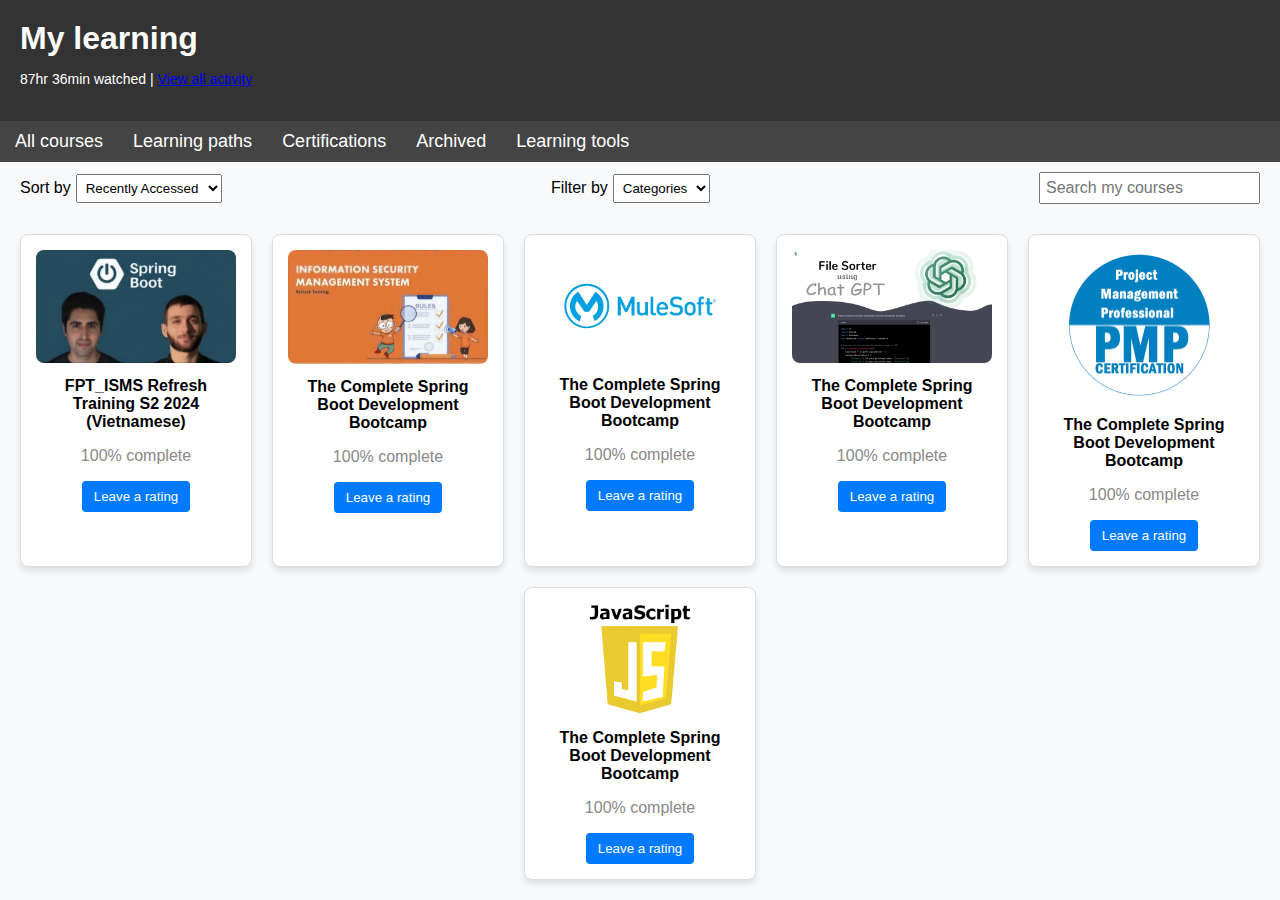
<file: index.html>
<!DOCTYPE html>
<html lang="en">
  <head>
    <meta charset="UTF-8" />
    <meta name="viewport" content="width=device-width, initial-scale=1.0" />
    <title>My Learning</title>
    <link rel="stylesheet" href="styles/styles.css" />
  </head>
  <body>
    <div class="header">
      <h1>My learning</h1>
      <p>87hr 36min watched | <a href="#">View all activity</a></p>
    </div>

    <div class="nav-bar">
      <a href="#" onclick="goToAllCourses()">All courses</a>
      <a href="#" onclick="goToLearningPaths()">Learning paths</a>
      <a href="#" onclick="goToCertifications()">Certifications</a>
      <a href="#" onclick="goToAchieved()">Archived</a>
      <a href="#" onclick="goToLearningTools()">Learning tools</a>
    </div>

    <div class="filters">
      <div class="filter">
        Sort by
        <select>
          <option>Recently Accessed</option>
        </select>
      </div>
      <div class="filter">
        Filter by
        <select>
          <option>Categories</option>
          <option>Progress</option>
          <option>Instructor</option>
        </select>
      </div>
      <input type="text" placeholder="Search my courses" class="search" />
    </div>

    <div class="course-grid">
      <div class="course-card">
        <img src="image/image1.jpg" alt="Course 1" />
        <h3>FPT_ISMS Refresh Training S2 2024 (Vietnamese)</h3>
        <p>100% complete</p>
        <button>Leave a rating</button>
      </div>

      <div class="course-card">
        <img src="image/image2.jpg" alt="Course 2" />
        <h3>The Complete Spring Boot Development Bootcamp</h3>
        <p>100% complete</p>
        <button>Leave a rating</button>
      </div>
      <div class="course-card">
        <img src="image/image3.jpg" alt="Course 2" />
        <h3>The Complete Spring Boot Development Bootcamp</h3>
        <p>100% complete</p>
        <button>Leave a rating</button>
      </div>
      <div class="course-card">
        <img src="image/image4.jpg" alt="Course 2" />
        <h3>The Complete Spring Boot Development Bootcamp</h3>
        <p>100% complete</p>
        <button>Leave a rating</button>
      </div>
      <div class="course-card">
        <img src="image/image5.jpg" alt="Course 2" />
        <h3>The Complete Spring Boot Development Bootcamp</h3>
        <p>100% complete</p>
        <button>Leave a rating</button>
      </div>
      <div class="course-card">
        <img src="image/image6.jpg" alt="Course 2" />
        <h3>The Complete Spring Boot Development Bootcamp</h3>
        <p>100% complete</p>
        <button>Leave a rating</button>
      </div>

      <!-- Add more course cards as needed -->
    </div>
    <script src="script.js"></script>
  </body>
</html>
</file>
<file: styles/styles.css>
/* CSS cho nút điều hướng */
.nav-button {
  padding: 10px 20px;
  background-color: #007bff;
  color: white;
  border: none;
  border-radius: 5px;
  cursor: pointer;
  font-size: 16px;
  margin: 10px;
}
.nav-button:hover {
  background-color: #0056b3;
}
/* styles.css */

body {
  font-family: Arial, sans-serif;
  margin: 0;
  padding: 0;
  background-color: #f8f9fa;
}

.header {
  background-color: #333;
  color: #fff;
  padding: 20px;
  text-align: center;
  text-align: left;
}

.header h1 {
  margin: 0;
}

.header p {
  font-size: 14px;
}

.nav-bar {
  display: flex;

  background-color: #444;
  padding: 10px 0;
  text-align: left;
}
.nav-bar a {
  color: white;
  margin: 0 15px;
  text-decoration: none;
  font-size: 18px;
}
.nav-bar a:hover {
  color: #ccc;
}

.filters {
  display: flex;
  justify-content: space-between;
  padding: 10px 20px;
  background-color: #f8f9fa;
  align-items: center;
}

.filter {
  display: flex;
  align-items: center;
}

.filter select {
  margin-left: 5px;
  padding: 5px;
}

.search {
  padding: 5px;
  font-size: 16px;
}

.course-grid {
  display: flex;
  flex-wrap: wrap;
  gap: 20px;
  padding: 20px;
  justify-content: center;
}

.course-card {
  background-color: #fff;
  border: 1px solid #ddd;
  width: 200px;
  padding: 15px;
  border-radius: 8px;
  box-shadow: 0 4px 6px rgba(0, 0, 0, 0.1);
  text-align: center;
}

.course-card img {
  width: 100%;
  border-radius: 8px;
}

.course-card h3 {
  font-size: 16px;
  margin: 10px 0;
}

.course-card p {
  color: #888;
}

.course-card button {
  background-color: #007bff;
  color: #fff;
  border: none;
  padding: 8px 12px;
  cursor: pointer;
  border-radius: 4px;
}

.course-card button:hover {
  background-color: #0056b3;
}
</file>
